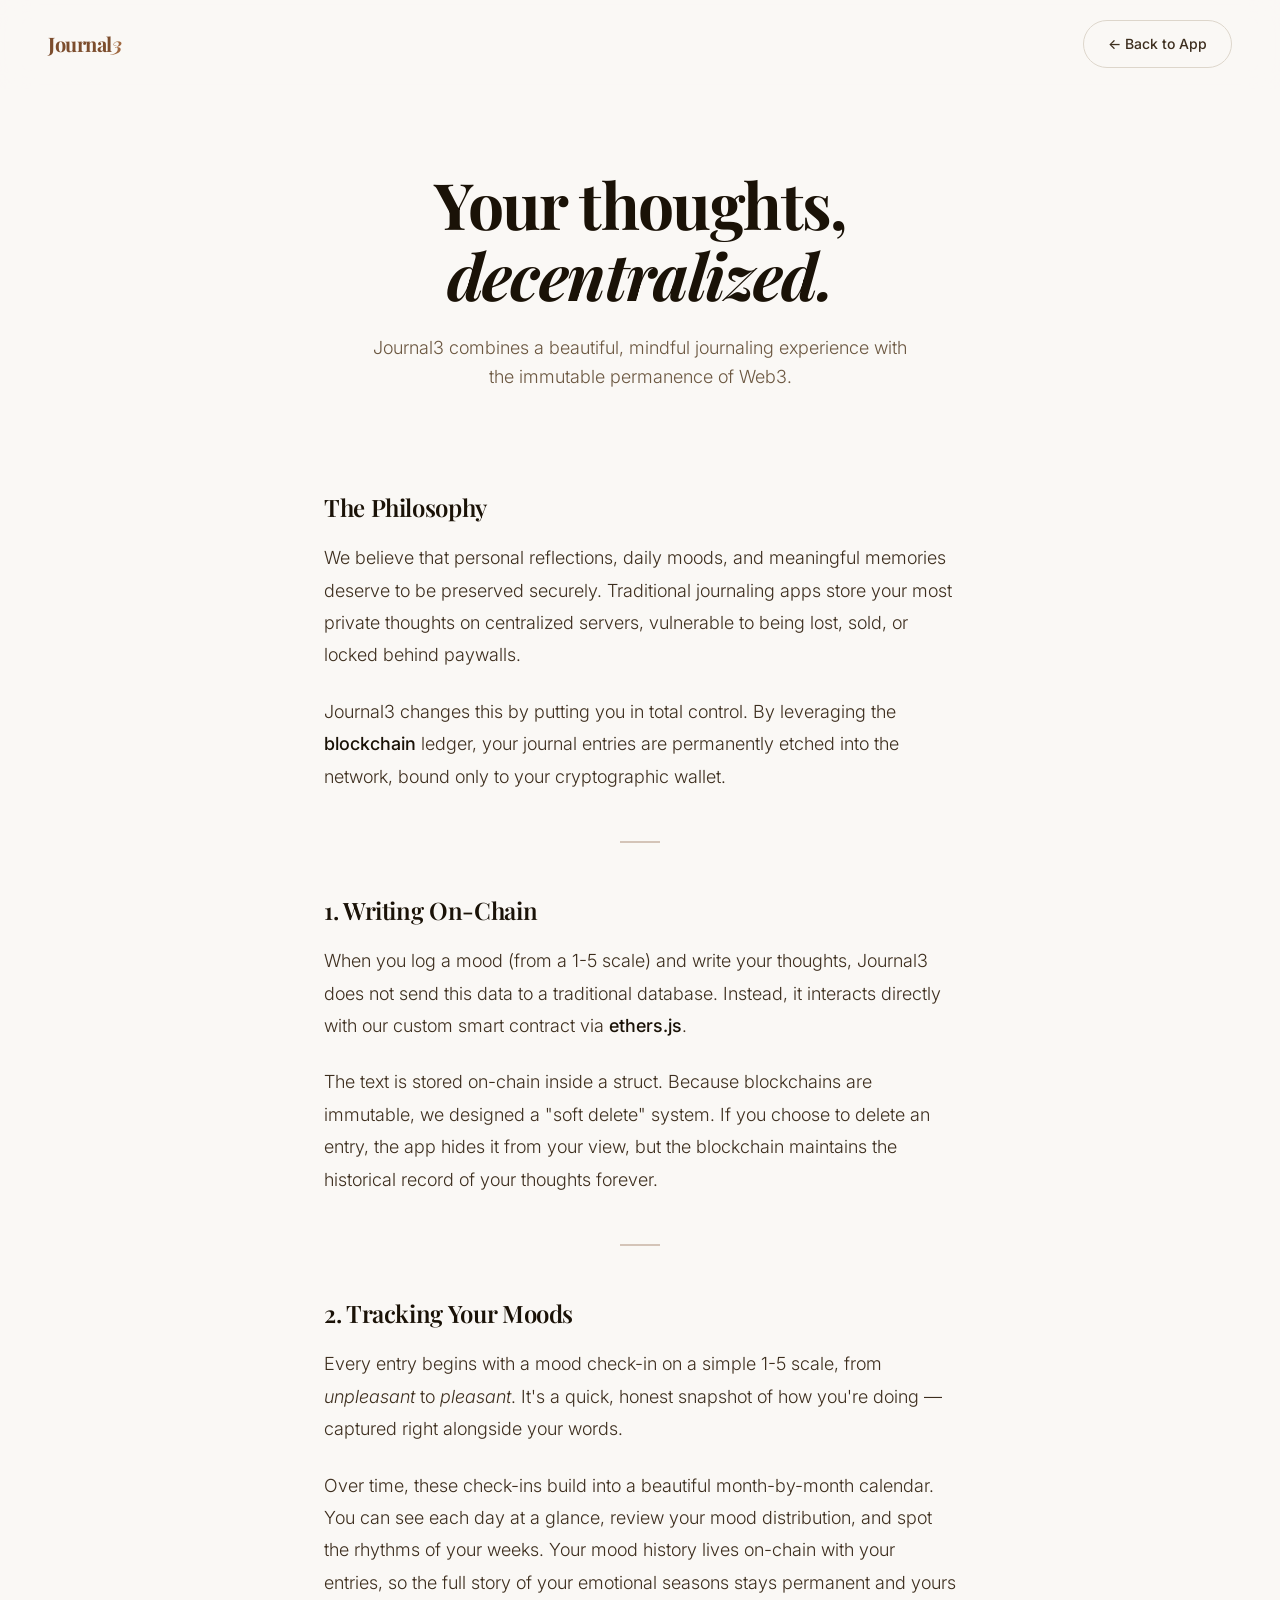
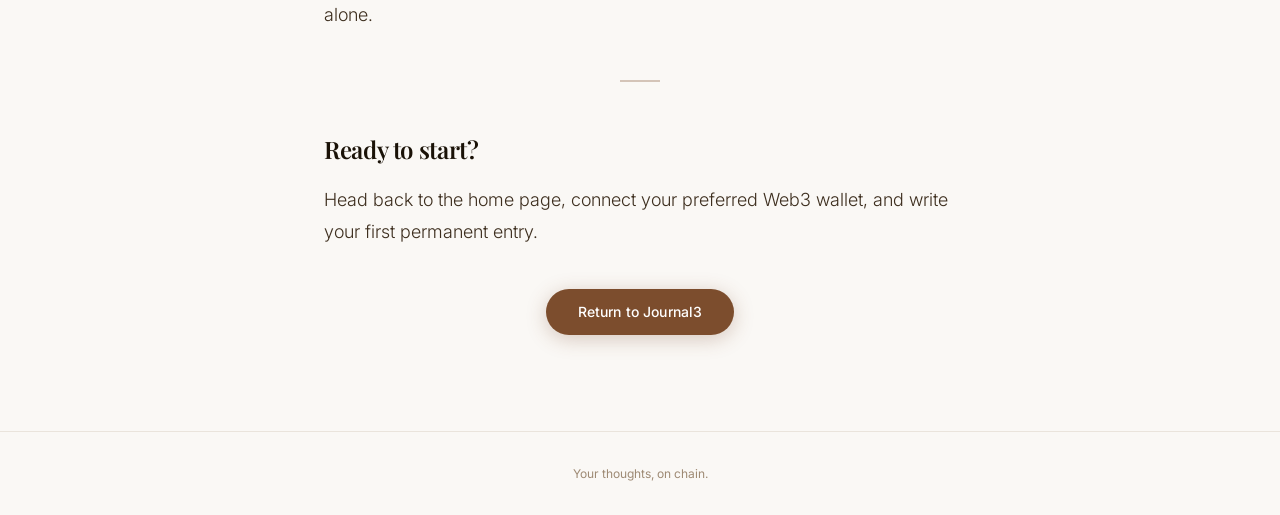
<file: how-it-works.html>
<!DOCTYPE html>
<html lang="en">
<head>
  <meta charset="UTF-8" />
  <meta name="viewport" content="width=device-width, initial-scale=1.0" />
  <title>How Journal3 Works</title>
  <meta name="description" content="Learn how Journal3 combines a beautiful journaling experience with Web3 permanence." />
  <meta name="theme-color" content="#FAF8F5" />
  <link rel="stylesheet" href="styles.css" />
</head>
<body class="article-page">

  <!-- Minimal Nav -->
  <nav class="landing-nav" role="navigation" aria-label="Site navigation">
    <a href="index.html" class="landing-logo" aria-label="Journal3 Home">Journal<em>3</em></a>
    <a class="btn-secondary" href="index.html">← Back to App</a>
  </nav>

  <!-- Article Header -->
  <header class="article-header">
    <h1>Your thoughts,<br><em>decentralized.</em></h1>
    <p>Journal3 combines a beautiful, mindful journaling experience with the immutable permanence of Web3.</p>
  </header>

  <!-- Article Content -->
  <main class="article-content">
    
    <h2>The Philosophy</h2>
    <p>We believe that personal reflections, daily moods, and meaningful memories deserve to be preserved securely. Traditional journaling apps store your most private thoughts on centralized servers, vulnerable to being lost, sold, or locked behind paywalls.</p>
    <p>Journal3 changes this by putting you in total control. By leveraging the <strong>blockchain</strong> ledger, your journal entries are permanently etched into the network, bound only to your cryptographic wallet.</p>

    <div class="article-divider"></div>

    <h2>1. Writing On-Chain</h2>
    <p>When you log a mood (from a 1-5 scale) and write your thoughts, Journal3 does not send this data to a traditional database. Instead, it interacts directly with our custom smart contract via <strong>ethers.js</strong>.</p>
    <p>The text is stored on-chain inside a struct. Because blockchains are immutable, we designed a "soft delete" system. If you choose to delete an entry, the app hides it from your view, but the blockchain maintains the historical record of your thoughts forever.</p>

    <div class="article-divider"></div>

    <h2>2. Tracking Your Moods</h2>
    <p>Every entry begins with a mood check-in on a simple 1-5 scale, from <em>unpleasant</em> to <em>pleasant</em>. It's a quick, honest snapshot of how you're doing — captured right alongside your words.</p>
    <p>Over time, these check-ins build into a beautiful month-by-month calendar. You can see each day at a glance, review your mood distribution, and spot the rhythms of your weeks. Your mood history lives on-chain with your entries, so the full story of your emotional seasons stays permanent and yours alone.</p>

    <div class="article-divider"></div>

    <h2>Ready to start?</h2>
    <p>Head back to the home page, connect your preferred Web3 wallet, and write your first permanent entry.</p>
    
    <div style="text-align: center; margin-top: 40px;">
      <a class="btn-primary" href="index.html">Return to Journal3</a>
    </div>

  </main>

  <footer class="landing-footer" style="margin-top: auto;">
    <p>Your thoughts, on chain.</p>
  </footer>

</body>
</html>
</file>
<file: styles.css>
/* ============================================================
   JOURNAL3 — Design System & Styles
   Anthropic-inspired, light mode, brown accent, glassmorphism
   Fonts: Playfair Display (serif) + Inter (sans) via Google Fonts
   ============================================================ */

@import url('https://fonts.googleapis.com/css2?family=Playfair+Display:ital,wght@0,400;0,500;0,600;0,700;1,400;1,500&family=Inter:wght@300;400;500;600&display=swap');

/* ─── CSS Custom Properties ───────────────────────────────── */
:root {
  /* Background / Surface */
  --bg:          #FAF8F5;
  --surface:     #F4F0EA;
  --surface-2:   #EAE4DC;
  --surface-3:   #DDD6CB;

  /* Ink / Text */
  --ink:         #1A1207;
  --ink-2:       #3D2E1E;
  --ink-3:       #6B5740;
  --ink-4:       #9E8A74;

  /* Brown Accent (replaces Anthropic orange) */
  --brown:       #7C4D2D;
  --brown-light: #A06840;
  --brown-dark:  #5C3620;
  --brown-xl:    #C5956A;
  --brown-glass: rgba(124,77,45,0.07);
  --brown-glass-hover: rgba(124,77,45,0.12);
  --brown-border:rgba(124,77,45,0.18);

  /* Semantic */
  --white:   #FFFFFF;
  --error:   #C0392B;
  --success: #27AE60;
  --info:    #2980B9;

  /* Mood (1=red → 5=green) */
  --mood-1: #E74C3C;
  --mood-2: #E67E22;
  --mood-3: #F1C40F;
  --mood-4: #82C91E;
  --mood-5: #27AE60;

  /* Typography */
  --font-serif: 'Playfair Display', Georgia, 'Times New Roman', serif;
  --font-sans:  'Inter', system-ui, -apple-system, BlinkMacSystemFont, sans-serif;

  /* Scale */
  --text-xs:   0.75rem;
  --text-sm:   0.875rem;
  --text-base: 1rem;
  --text-lg:   1.125rem;
  --text-xl:   1.25rem;
  --text-2xl:  1.5rem;
  --text-3xl:  1.875rem;
  --text-4xl:  2.25rem;
  --text-5xl:  3rem;

  /* Weights */
  --w-light:    300;
  --w-regular:  400;
  --w-medium:   500;
  --w-semibold: 600;
  --w-bold:     700;

  /* Spacing (4px base) */
  --sp-1:  0.25rem;
  --sp-2:  0.5rem;
  --sp-3:  0.75rem;
  --sp-4:  1rem;
  --sp-5:  1.25rem;
  --sp-6:  1.5rem;
  --sp-8:  2rem;
  --sp-10: 2.5rem;
  --sp-12: 3rem;
  --sp-16: 4rem;
  --sp-20: 5rem;
  --sp-24: 6rem;

  /* Radius */
  --r-sm:   6px;
  --r-md:   12px;
  --r-lg:   20px;
  --r-xl:   28px;
  --r-pill: 9999px;

  /* Shadows */
  --shadow-sm: 0 1px 3px rgba(26,18,7,0.08);
  --shadow-md: 0 4px 16px rgba(26,18,7,0.1);
  --shadow-lg: 0 12px 40px rgba(26,18,7,0.13);
  --shadow-xl: 0 24px 72px rgba(26,18,7,0.16);

  /* Transitions */
  --t-fast: 140ms ease;
  --t-base: 240ms ease;
  --t-slow: 400ms ease;
}

/* ─── Reset ───────────────────────────────────────────────── */
*, *::before, *::after { box-sizing: border-box; margin: 0; padding: 0; }

html {
  scroll-behavior: smooth;
  -webkit-font-smoothing: antialiased;
  -moz-osx-font-smoothing: grayscale;
  text-rendering: optimizeLegibility;
}

body {
  font-family: var(--font-sans);
  background: var(--bg);
  color: var(--ink);
  font-size: var(--text-base);
  line-height: 1.6;
  min-height: 100vh;
}

img     { max-width: 100%; display: block; }
button  { cursor: pointer; font-family: var(--font-sans); border: none; background: none; }
input, textarea, select { font-family: var(--font-sans); }
a       { color: var(--brown); text-decoration: none; }

/* ═══════════════════════════════════════════════════════════
   LANDING PAGE
═══════════════════════════════════════════════════════════ */

#landing {
  min-height: 100vh;
  display: flex;
  flex-direction: column;
}

/* ── Nav ── */
.landing-nav {
  display: flex;
  align-items: center;
  justify-content: space-between;
  padding: var(--sp-5) var(--sp-12);
  position: sticky;
  top: 0;
  z-index: 100;
  background: rgba(250,248,245,0.88);
  backdrop-filter: blur(16px) saturate(160%);
  -webkit-backdrop-filter: blur(16px) saturate(160%);
  border-bottom: 1px solid transparent;
  transition: border-color var(--t-base);
}

.landing-nav.scrolled { border-color: var(--surface-2); }

.landing-logo {
  font-family: var(--font-serif);
  font-size: var(--text-xl);
  font-weight: var(--w-bold);
  color: var(--brown);
  letter-spacing: -0.025em;
  user-select: none;
}

.landing-logo em {
  font-style: italic;
  color: var(--brown-light);
}

/* ── Hero ── */
.landing-hero {
  flex: 1;
  display: flex;
  flex-direction: column;
  align-items: center;
  justify-content: center;
  text-align: center;
  padding: var(--sp-24) var(--sp-8) var(--sp-16);
  position: relative;
  overflow: hidden;
}

.particles-canvas {
  position: absolute;
  top: 0;
  left: 0;
  width: 100%;
  height: 100%;
  pointer-events: none;
  z-index: 0;
}

.landing-hero > *:not(canvas) {
  position: relative;
  z-index: 10;
}

.hero-eyebrow {
  display: inline-flex;
  align-items: center;
  gap: var(--sp-2);
  font-size: var(--text-xs);
  font-weight: var(--w-semibold);
  letter-spacing: 0.08em;
  text-transform: uppercase;
  color: var(--brown);
  background: var(--brown-glass);
  border: 1px solid var(--brown-border);
  padding: var(--sp-2) var(--sp-4);
  border-radius: var(--r-pill);
  margin-bottom: var(--sp-8);
}

.hero-headline {
  font-family: var(--font-serif);
  font-size: clamp(2.75rem, 6.5vw, 5.5rem);
  font-weight: var(--w-bold);
  line-height: 1.04;
  letter-spacing: -0.035em;
  color: var(--ink);
  margin-bottom: var(--sp-6);
  max-width: 14ch;
}

.hero-headline em {
  font-style: italic;
  color: var(--brown);
}

.hero-body {
  font-size: clamp(1rem, 1.5vw, 1.15rem);
  font-weight: var(--w-light);
  color: var(--ink-3);
  max-width: 460px;
  line-height: 1.75;
  margin-bottom: var(--sp-10);
}

.hero-cta-group {
  display: flex;
  gap: var(--sp-3);
  align-items: center;
  flex-wrap: wrap;
  justify-content: center;
  margin-bottom: var(--sp-16);
}

/* ── Buttons ── */
.btn-primary {
  display: inline-flex;
  align-items: center;
  gap: var(--sp-2);
  background: var(--brown);
  color: var(--white);
  font-size: var(--text-sm);
  font-weight: var(--w-medium);
  padding: var(--sp-3) var(--sp-8);
  border-radius: var(--r-pill);
  transition: all var(--t-base);
  box-shadow: 0 4px 20px rgba(124,77,45,0.28);
  letter-spacing: 0.01em;
  cursor: pointer;
  border: none;
}

.btn-primary:hover {
  background: var(--brown-light);
  transform: translateY(-2px);
  box-shadow: 0 8px 28px rgba(124,77,45,0.38);
}

.btn-primary:active {
  transform: translateY(0);
  box-shadow: 0 2px 10px rgba(124,77,45,0.22);
}

.btn-secondary {
  display: inline-flex;
  align-items: center;
  gap: var(--sp-2);
  background: transparent;
  color: var(--ink-2);
  font-size: var(--text-sm);
  font-weight: var(--w-medium);
  padding: var(--sp-3) var(--sp-6);
  border-radius: var(--r-pill);
  border: 1.5px solid var(--surface-3);
  transition: all var(--t-fast);
  cursor: pointer;
}

.btn-secondary:hover {
  border-color: var(--brown-border);
  color: var(--brown);
  background: var(--brown-glass);
}

/* ── Hero reviews marquee ── */
.hero-reviews {
  width: 100%;
  max-width: 920px;
  margin: var(--sp-8) auto 0;
  display: flex;
  flex-direction: column;
  gap: var(--sp-4);
}

.marquee-row {
  overflow: hidden;
  -webkit-mask-image: linear-gradient(90deg, transparent, #000 12%, #000 88%, transparent);
  mask-image: linear-gradient(90deg, transparent, #000 12%, #000 88%, transparent);
}

.marquee-track {
  display: flex;
  gap: var(--sp-4);
  width: max-content;
  animation: marquee-scroll 28s linear infinite;
}

.marquee-row.reverse .marquee-track {
  animation-direction: reverse;
}

.marquee-row:hover .marquee-track {
  animation-play-state: paused;
}

@keyframes marquee-scroll {
  from { transform: translateX(0); }
  to   { transform: translateX(-50%); }
}

.review-card {
  width: 280px;
  flex-shrink: 0;
  background: var(--white);
  border: 1px solid var(--surface-2);
  border-radius: var(--r-lg);
  padding: var(--sp-4);
  box-shadow: var(--shadow-sm);
  transition: transform var(--t-fast), box-shadow var(--t-fast);
}

.review-card:hover {
  transform: translateY(-2px);
  box-shadow: var(--shadow-md, 0 8px 24px rgba(60, 45, 30, 0.08));
}

.review-head {
  display: flex;
  align-items: center;
  gap: var(--sp-2);
}

.review-avatar {
  border-radius: 50%;
  background: var(--surface-2);
}

.review-meta {
  display: flex;
  flex-direction: column;
}

.review-name {
  font-size: var(--text-sm);
  font-weight: var(--w-semibold);
  color: var(--ink);
  line-height: 1.2;
}

.review-user {
  font-size: 11px;
  color: var(--ink-3);
}

.review-body {
  margin-top: var(--sp-2);
  font-size: var(--text-sm);
  line-height: 1.5;
  color: var(--ink-2);
}

/* ── Article Layout (Anthropic Style) ── */
.article-page {
  background: var(--bg);
  min-height: 100vh;
  display: flex;
  flex-direction: column;
}

.article-header {
  padding: var(--sp-20) var(--sp-6) var(--sp-12);
  max-width: 720px;
  margin: 0 auto;
  text-align: center;
}

.article-header h1 {
  font-family: var(--font-serif);
  font-size: clamp(2.5rem, 5vw, 4rem);
  font-weight: var(--w-bold);
  color: var(--ink);
  letter-spacing: -0.025em;
  line-height: 1.1;
  margin-bottom: var(--sp-6);
}

.article-header p {
  font-size: var(--text-lg);
  color: var(--ink-3);
  font-weight: var(--w-light);
  max-width: 540px;
  margin: 0 auto;
}

.article-content {
  max-width: 680px;
  margin: 0 auto;
  padding: 0 var(--sp-6) var(--sp-24);
}

.article-content h2 {
  font-family: var(--font-serif);
  font-size: var(--text-2xl);
  font-weight: var(--w-semibold);
  color: var(--ink);
  margin-top: var(--sp-12);
  margin-bottom: var(--sp-4);
  letter-spacing: -0.015em;
}

.article-content p {
  font-size: 1.125rem;
  color: var(--ink-2);
  line-height: 1.8;
  margin-bottom: var(--sp-6);
  font-weight: 300;
}

.article-content strong {
  font-weight: var(--w-medium);
  color: var(--ink);
}

.article-divider {
  width: 40px;
  height: 2px;
  background: var(--brown);
  margin: var(--sp-12) auto;
  opacity: 0.3;
}

/* ── Landing footer ── */
.landing-footer {
  text-align: center;
  padding: var(--sp-8);
  color: var(--ink-4);
  font-size: var(--text-xs);
  border-top: 1px solid var(--surface-2);
}

/* ═══════════════════════════════════════════════════════════
   APP SHELL
═══════════════════════════════════════════════════════════ */

#app {
  display: none;
  min-height: 100vh;
}

#app.active { display: flex; }

/* ── Sidebar (brown glassmorphism pill) ── */
.app-sidebar {
  position: fixed;
  left: var(--sp-5);
  top: 50%;
  transform: translateY(-50%);
  z-index: 300;

  width: 62px;
  border-radius: var(--r-pill);
  padding: var(--sp-5) var(--sp-3);

  /* Brown liquid-glass effect */
  background: rgba(250,248,245,0.72);
  backdrop-filter: blur(28px) saturate(180%);
  -webkit-backdrop-filter: blur(28px) saturate(180%);
  border: 1px solid rgba(124,77,45,0.22);
  box-shadow:
    0 8px 40px rgba(124,77,45,0.14),
    inset 0 1px 0 rgba(255,255,255,0.7),
    inset 0 -1px 0 rgba(124,77,45,0.06);

  display: flex;
  flex-direction: column;
  align-items: center;
  gap: var(--sp-1);
}

.sidebar-logo {
  font-family: var(--font-serif);
  font-size: 0.6rem;
  font-weight: var(--w-bold);
  color: var(--brown);
  letter-spacing: -0.01em;
  text-align: center;
  margin-bottom: var(--sp-2);
  line-height: 1;
}

.sidebar-divider {
  width: 28px;
  height: 1px;
  background: var(--brown-border);
  margin: var(--sp-2) 0;
  flex-shrink: 0;
}

.sidebar-btn {
  width: 42px;
  height: 42px;
  border-radius: var(--r-pill);
  display: flex;
  align-items: center;
  justify-content: center;
  color: var(--ink-4);
  transition: all var(--t-fast);
  position: relative;
  cursor: pointer;
  background: transparent;
  border: none;
  flex-shrink: 0;
}

.sidebar-btn:hover {
  background: var(--brown-glass-hover);
  color: var(--brown);
}

.sidebar-btn.active {
  background: var(--brown);
  color: var(--white);
  box-shadow: 0 4px 14px rgba(124,77,45,0.38);
}

.sidebar-btn svg { width: 18px; height: 18px; flex-shrink: 0; }

/* Tooltip */
.sidebar-btn::after {
  content: attr(data-tip);
  position: absolute;
  left: calc(100% + 14px);
  top: 50%;
  transform: translateY(-50%);
  background: var(--ink);
  color: var(--white);
  font-size: 11px;
  font-weight: var(--w-medium);
  padding: 5px 10px;
  border-radius: var(--r-sm);
  white-space: nowrap;
  opacity: 0;
  pointer-events: none;
  transition: opacity var(--t-fast);
  z-index: 400;
}

.sidebar-btn:hover::after { opacity: 1; }

/* ── Main content ── */
.app-main {
  margin: 0 auto;
  padding: var(--sp-8) var(--sp-10);
  padding-left: 116px; /* Space for the fixed sidebar */
  max-width: 976px;    /* 860px content + 116px padding */
  width: 100%;
  min-height: 100vh;
}

/* ── Top bar ── */
.app-topbar {
  display: flex;
  align-items: center;
  justify-content: space-between;
  margin-bottom: var(--sp-8);
  flex-wrap: wrap;
  gap: var(--sp-3);
}

.app-greeting {
  font-family: var(--font-serif);
  font-size: var(--text-2xl);
  font-weight: var(--w-semibold);
  color: var(--ink);
  letter-spacing: -0.02em;
}

.app-greeting span { color: var(--brown); }

.topbar-right {
  display: flex;
  align-items: center;
  gap: var(--sp-3);
}

.network-badge {
  display: inline-flex;
  align-items: center;
  gap: 5px;
  font-size: var(--text-xs);
  font-weight: var(--w-semibold);
  padding: 4px 10px;
  border-radius: var(--r-pill);
  letter-spacing: 0.02em;
}

.network-badge.testnet {
  background: rgba(230,126,34,0.1);
  color: #c0680a;
  border: 1px solid rgba(230,126,34,0.25);
}

.network-badge.mainnet {
  background: rgba(39,174,96,0.1);
  color: #1a7a43;
  border: 1px solid rgba(39,174,96,0.25);
}

.wallet-chip {
  display: flex;
  align-items: center;
  gap: var(--sp-2);
  background: var(--surface);
  border: 1px solid var(--surface-2);
  border-radius: var(--r-pill);
  padding: var(--sp-2) var(--sp-4);
  font-size: var(--text-sm);
  color: var(--ink-2);
  font-weight: var(--w-medium);
}

.wallet-dot {
  width: 7px;
  height: 7px;
  border-radius: 50%;
  background: var(--success);
  box-shadow: 0 0 0 2px rgba(39,174,96,0.2);
  flex-shrink: 0;
}

/* ═══════════════════════════════════════════════════════════
   PANEL SYSTEM
═══════════════════════════════════════════════════════════ */

.panel { display: none; }

.panel.active {
  display: block;
  animation: fadeUp 0.28s ease both;
}

@keyframes fadeUp {
  from { opacity: 0; transform: translateY(10px); }
  to   { opacity: 1; transform: translateY(0); }
}

.panel-title {
  font-family: var(--font-serif);
  font-size: var(--text-3xl);
  font-weight: var(--w-bold);
  color: var(--ink);
  letter-spacing: -0.025em;
  margin-bottom: var(--sp-2);
}

.panel-subtitle {
  color: var(--ink-3);
  font-size: var(--text-base);
  margin-bottom: var(--sp-8);
  font-weight: var(--w-light);
}

/* ─── Today card ── */
.today-card {
  background: var(--white);
  border: 1px solid var(--surface-2);
  border-radius: var(--r-xl);
  padding: var(--sp-8);
  margin-bottom: var(--sp-8);
  position: relative;
  overflow: hidden;
  box-shadow: var(--shadow-sm);
}

.today-card::before {
  content: '';
  position: absolute;
  top: 0; left: 0; right: 0;
  height: 3px;
  background: linear-gradient(90deg, var(--brown), var(--brown-xl));
  border-radius: var(--r-xl) var(--r-xl) 0 0;
}

.today-date-label {
  font-size: var(--text-sm);
  font-weight: var(--w-semibold);
  color: var(--ink-3);
  margin-bottom: var(--sp-2);
  letter-spacing: 0.01em;
}

.today-no-entry {
  color: var(--ink-3);
  font-size: var(--text-base);
  margin-bottom: var(--sp-6);
  font-weight: var(--w-light);
}

/* ═══════════════════════════════════════════════════════════
   WRITE FORM
═══════════════════════════════════════════════════════════ */

.write-form { display: flex; flex-direction: column; gap: var(--sp-6); }

.form-group { display: flex; flex-direction: column; gap: var(--sp-2); }

.form-label {
  font-size: var(--text-sm);
  font-weight: var(--w-medium);
  color: var(--ink-2);
  letter-spacing: 0.01em;
}

.form-textarea {
  width: 100%;
  min-height: 180px;
  padding: var(--sp-4) var(--sp-5);
  background: var(--white);
  border: 1.5px solid var(--surface-2);
  border-radius: var(--r-md);
  font-size: var(--text-base);
  color: var(--ink);
  line-height: 1.75;
  resize: vertical;
  transition: border-color var(--t-fast), box-shadow var(--t-fast);
}

.form-textarea:focus {
  outline: none;
  border-color: var(--brown);
  box-shadow: 0 0 0 3px rgba(124,77,45,0.1);
}

.form-textarea::placeholder { color: var(--ink-4); }

/* ── Mood Selector ── */
.mood-selector {
  display: flex;
  align-items: center;
  gap: var(--sp-3);
}

.mood-end-label {
  font-size: var(--text-xs);
  color: var(--ink-4);
  white-space: nowrap;
  width: 72px;
  flex-shrink: 0;
}

.mood-end-label:last-child { text-align: right; }

.mood-steps {
  display: flex;
  gap: var(--sp-2);
  flex: 1;
  justify-content: center;
}

.mood-step {
  display: flex;
  flex-direction: column;
  align-items: center;
  gap: 4px;
  cursor: pointer;
}

.mood-btn {
  width: 50px;
  height: 50px;
  border-radius: 50%;
  border: 2.5px solid transparent;
  display: flex;
  align-items: center;
  justify-content: center;
  font-size: 1.5rem;
  transition: all var(--t-fast);
  background: var(--surface);
  cursor: pointer;
}

.mood-btn:hover { transform: scale(1.12); border-color: currentColor; }

.mood-btn.selected {
  transform: scale(1.18);
  border-color: currentColor;
  box-shadow: 0 4px 16px rgba(0,0,0,0.18);
}

.mood-btn-label {
  font-size: 10px;
  color: var(--ink-4);
  text-align: center;
  line-height: 1.2;
}

/* ── Photo Upload ── */
.photo-drop {
  border: 2px dashed var(--surface-3);
  border-radius: var(--r-md);
  padding: var(--sp-6) var(--sp-4);
  display: flex;
  flex-direction: column;
  align-items: center;
  gap: var(--sp-2);
  cursor: pointer;
  transition: all var(--t-fast);
  background: var(--surface);
  text-align: center;
}

.photo-drop:hover { border-color: var(--brown); background: var(--brown-glass); }
.photo-drop.has-file { border-style: solid; border-color: var(--brown); }

.photo-drop-icon { font-size: 1.75rem; opacity: 0.45; }

.photo-drop-text {
  font-size: var(--text-sm);
  color: var(--ink-3);
}

.photo-drop-hint {
  font-size: var(--text-xs);
  color: var(--ink-4);
  margin-top: 2px;
}

.photo-preview-img {
  width: 100%;
  max-height: 220px;
  object-fit: cover;
  border-radius: var(--r-md);
}

/* ── Blockchain note ── */
.chain-note {
  font-size: 11px;
  color: var(--ink-4);
  line-height: 1.55;
  display: flex;
  align-items: flex-start;
  gap: var(--sp-2);
}

.chain-note-icon { flex-shrink: 0; margin-top: 1px; }

/* ── Form Actions ── */
.form-actions {
  display: flex;
  align-items: center;
  gap: var(--sp-3);
  justify-content: flex-end;
}

/* Shared button styles (reuse across app) */
.btn-save {
  display: inline-flex;
  align-items: center;
  gap: var(--sp-2);
  background: var(--brown);
  color: var(--white);
  font-size: var(--text-sm);
  font-weight: var(--w-medium);
  padding: var(--sp-3) var(--sp-6);
  border-radius: var(--r-pill);
  transition: all var(--t-base);
  box-shadow: 0 2px 10px rgba(124,77,45,0.22);
  cursor: pointer;
  border: none;
}

.btn-save:hover {
  background: var(--brown-light);
  transform: translateY(-1px);
  box-shadow: 0 6px 20px rgba(124,77,45,0.3);
}

.btn-save:disabled {
  opacity: 0.55;
  cursor: not-allowed;
  transform: none;
  box-shadow: none;
}

.btn-ghost {
  display: inline-flex;
  align-items: center;
  gap: var(--sp-2);
  background: transparent;
  color: var(--ink-3);
  font-size: var(--text-sm);
  font-weight: var(--w-medium);
  padding: var(--sp-3) var(--sp-5);
  border-radius: var(--r-pill);
  border: none;
  cursor: pointer;
  transition: all var(--t-fast);
}

.btn-ghost:hover { background: var(--surface); color: var(--ink-2); }

.btn-danger {
  display: inline-flex;
  align-items: center;
  gap: var(--sp-2);
  background: transparent;
  color: var(--error);
  font-size: var(--text-sm);
  font-weight: var(--w-medium);
  padding: var(--sp-3) var(--sp-5);
  border-radius: var(--r-pill);
  border: 1.5px solid rgba(192,57,43,0.28);
  cursor: pointer;
  transition: all var(--t-fast);
}

.btn-danger:hover {
  background: rgba(192,57,43,0.06);
  border-color: var(--error);
}

/* ═══════════════════════════════════════════════════════════
   CALENDAR
═══════════════════════════════════════════════════════════ */

.cal-header {
  display: flex;
  align-items: center;
  justify-content: space-between;
  margin-bottom: var(--sp-5);
}

.cal-nav-btn {
  width: 36px;
  height: 36px;
  border-radius: 50%;
  display: flex;
  align-items: center;
  justify-content: center;
  background: var(--surface);
  border: 1px solid var(--surface-2);
  color: var(--ink-3);
  cursor: pointer;
  transition: all var(--t-fast);
}

.cal-nav-btn:hover { background: var(--brown-glass); color: var(--brown); border-color: var(--brown-border); }

.cal-month-label {
  font-family: var(--font-serif);
  font-size: var(--text-xl);
  font-weight: var(--w-semibold);
  color: var(--ink);
}

.cal-grid {
  display: grid;
  grid-template-columns: repeat(7, 1fr);
  gap: 4px;
}

.cal-weekday {
  text-align: center;
  font-size: 10px;
  font-weight: var(--w-semibold);
  color: var(--ink-4);
  padding: var(--sp-2) 0;
  letter-spacing: 0.06em;
  text-transform: uppercase;
}

.cal-day {
  height: 64px;
  aspect-ratio: auto;
  display: flex;
  flex-direction: column;
  align-items: center;
  justify-content: flex-start;
  padding-top: 5px;
  border-radius: var(--r-md);
  cursor: pointer;
  position: relative;
  transition: all var(--t-fast);
  overflow: hidden;
}

.cal-day:not(.cal-empty):hover { background: var(--surface); }

.cal-day.cal-today {
  background: var(--brown-glass);
  font-weight: var(--w-semibold);
  color: var(--brown);
}

.cal-day.cal-today:hover { background: var(--brown-glass-hover); }

.cal-day.cal-empty { cursor: default; }

.cal-day-num {
  font-size: 13px;
  line-height: 1;
  color: var(--ink-2);
}

.cal-today .cal-day-num { color: var(--brown); }

.cal-mood-dot {
  width: 5px;
  height: 5px;
  border-radius: 50%;
  margin-top: 3px;
}

.cal-day-snip {
  font-size: 9px;
  line-height: 1.25;
  color: var(--ink-3);
  width: 100%;
  padding: 3px 4px 0;
  display: -webkit-box;
  -webkit-line-clamp: 2;
  -webkit-box-orient: vertical;
  overflow: hidden;
  word-break: break-word;
}

/* ═══════════════════════════════════════════════════════════
   ALL ENTRIES VIEW
═══════════════════════════════════════════════════════════ */

.view-toggle {
  display: flex;
  background: var(--surface);
  border: 1px solid var(--surface-2);
  border-radius: var(--r-pill);
  padding: 3px;
  width: fit-content;
  margin-bottom: var(--sp-6);
}

.view-toggle-btn {
  display: flex;
  align-items: center;
  gap: var(--sp-2);
  font-size: var(--text-sm);
  font-weight: var(--w-medium);
  color: var(--ink-3);
  padding: 7px var(--sp-5);
  border-radius: var(--r-pill);
  border: none;
  cursor: pointer;
  transition: all var(--t-fast);
  background: transparent;
}

.view-toggle-btn.active {
  background: var(--white);
  color: var(--ink);
  box-shadow: var(--shadow-sm);
}

/* ── Entry Card ── */
.entry-card {
  background: var(--white);
  border: 1px solid var(--surface-2);
  border-radius: var(--r-xl);
  padding: var(--sp-6);
  margin-bottom: var(--sp-4);
  transition: all var(--t-base);
  position: relative;
}

.entry-card:hover {
  box-shadow: var(--shadow-md);
  border-color: var(--brown-border);
  transform: translateY(-2px);
}

.entry-card-head {
  display: flex;
  align-items: center;
  justify-content: space-between;
  margin-bottom: var(--sp-3);
  flex-wrap: wrap;
  gap: var(--sp-2);
}

.entry-card-date {
  font-size: var(--text-sm);
  color: var(--ink-3);
  font-weight: var(--w-medium);
}

.entry-card-badges {
  display: flex;
  align-items: center;
  gap: var(--sp-2);
}

.mood-chip {
  display: inline-flex;
  align-items: center;
  gap: 5px;
  font-size: var(--text-xs);
  font-weight: var(--w-semibold);
  padding: 3px 10px;
  border-radius: var(--r-pill);
  border: 1px solid;
}

.nft-badge {
  display: inline-flex;
  align-items: center;
  gap: 4px;
  font-size: var(--text-xs);
  font-weight: var(--w-semibold);
  color: #7B61FF;
  background: rgba(123,97,255,0.08);
  border: 1px solid rgba(123,97,255,0.22);
  padding: 3px 10px;
  border-radius: var(--r-pill);
}

.entry-thumb {
  width: 100%;
  max-height: 180px;
  object-fit: cover;
  border-radius: var(--r-md);
  margin-bottom: var(--sp-4);
}

.entry-excerpt {
  color: var(--ink-2);
  font-size: var(--text-sm);
  line-height: 1.7;
  margin-bottom: var(--sp-4);
  display: -webkit-box;
  -webkit-line-clamp: 3;
  -webkit-box-orient: vertical;
  overflow: hidden;
}

.entry-actions {
  display: flex;
  align-items: center;
  gap: var(--sp-2);
  flex-wrap: wrap;
}

.entry-action-btn {
  display: inline-flex;
  align-items: center;
  gap: 5px;
  font-size: var(--text-xs);
  font-weight: var(--w-medium);
  color: var(--ink-3);
  padding: 5px 12px;
  border-radius: var(--r-pill);
  border: 1px solid var(--surface-2);
  background: var(--surface);
  cursor: pointer;
  transition: all var(--t-fast);
}

.entry-action-btn:hover {
  color: var(--brown);
  border-color: var(--brown-border);
  background: var(--brown-glass);
}

.entry-action-btn.del:hover {
  color: var(--error);
  border-color: rgba(192,57,43,0.3);
  background: rgba(192,57,43,0.05);
}

/* ═══════════════════════════════════════════════════════════
   SETTINGS
═══════════════════════════════════════════════════════════ */

.settings-card {
  background: var(--surface);
  border: 1px solid var(--surface-2);
  border-radius: var(--r-xl);
  padding: var(--sp-6);
  margin-bottom: var(--sp-4);
}

.settings-card-title {
  font-size: var(--text-xs);
  font-weight: var(--w-semibold);
  color: var(--ink-3);
  letter-spacing: 0.07em;
  text-transform: uppercase;
  margin-bottom: var(--sp-4);
}

.settings-row {
  display: flex;
  align-items: center;
  justify-content: space-between;
  padding: var(--sp-3) 0;
  border-bottom: 1px solid var(--surface-2);
  gap: var(--sp-4);
  flex-wrap: wrap;
}

.settings-row:last-child { border-bottom: none; }

.settings-row-label {
  font-size: var(--text-sm);
  color: var(--ink-2);
  font-weight: var(--w-medium);
  flex-shrink: 0;
}

.settings-row-value {
  font-size: var(--text-sm);
  color: var(--ink-3);
}

.settings-input {
  padding: var(--sp-2) var(--sp-3);
  border: 1.5px solid var(--surface-3);
  border-radius: var(--r-sm);
  font-size: var(--text-sm);
  color: var(--ink);
  background: var(--white);
  transition: border-color var(--t-fast);
}

.settings-input:focus {
  outline: none;
  border-color: var(--brown);
}

.settings-row-right { display: flex; align-items: center; gap: var(--sp-2); }

.avatar-ring {
  width: 52px;
  height: 52px;
  border-radius: 50%;
  background: linear-gradient(135deg, var(--brown), var(--brown-xl));
  display: flex;
  align-items: center;
  justify-content: center;
  font-family: var(--font-serif);
  font-size: 1.1rem;
  font-weight: var(--w-bold);
  color: var(--white);
  cursor: pointer;
  border: 2px solid var(--surface-2);
  overflow: hidden;
  transition: border-color var(--t-fast);
  flex-shrink: 0;
}

.avatar-ring:hover { border-color: var(--brown); }
.avatar-ring img { width: 100%; height: 100%; object-fit: cover; }

/* ═══════════════════════════════════════════════════════════
   MODALS
═══════════════════════════════════════════════════════════ */

.modal-overlay {
  position: fixed;
  inset: 0;
  background: rgba(26,18,7,0.44);
  backdrop-filter: blur(6px);
  -webkit-backdrop-filter: blur(6px);
  z-index: 500;
  display: flex;
  align-items: center;
  justify-content: center;
  padding: var(--sp-4);
  opacity: 0;
  pointer-events: none;
  transition: opacity var(--t-base);
}

.modal-overlay.open { opacity: 1; pointer-events: all; }

.modal {
  background: var(--white);
  border-radius: var(--r-xl);
  padding: var(--sp-8);
  max-width: 540px;
  width: 100%;
  box-shadow: var(--shadow-xl);
  transform: scale(0.96) translateY(10px);
  transition: transform var(--t-base);
  max-height: 88vh;
  overflow-y: auto;
}

.modal-overlay.open .modal { transform: scale(1) translateY(0); }

.modal-title {
  font-family: var(--font-serif);
  font-size: var(--text-2xl);
  font-weight: var(--w-semibold);
  color: var(--ink);
  margin-bottom: var(--sp-2);
  letter-spacing: -0.02em;
}

.modal-subtitle {
  font-size: var(--text-sm);
  color: var(--ink-3);
  margin-bottom: var(--sp-6);
  line-height: 1.65;
}

.modal-actions {
  display: flex;
  gap: var(--sp-3);
  justify-content: flex-end;
  margin-top: var(--sp-6);
}

/* ═══════════════════════════════════════════════════════════
   TOASTS
═══════════════════════════════════════════════════════════ */

.toast-container {
  position: fixed;
  bottom: var(--sp-6);
  right: var(--sp-6);
  z-index: 600;
  display: flex;
  flex-direction: column;
  gap: var(--sp-2);
  pointer-events: none;
}

.toast {
  display: flex;
  align-items: flex-start;
  gap: var(--sp-3);
  background: var(--ink);
  color: var(--white);
  padding: var(--sp-3) var(--sp-5);
  border-radius: var(--r-lg);
  font-size: var(--text-sm);
  box-shadow: var(--shadow-lg);
  animation: toastSlideIn 0.3s ease both;
  max-width: 360px;
  pointer-events: all;
  line-height: 1.5;
}

.toast.success { background: #1B5E20; }
.toast.error   { background: #7f1d1d; }
.toast.info    { background: var(--brown-dark); }

@keyframes toastSlideIn {
  from { opacity: 0; transform: translateX(24px); }
  to   { opacity: 1; transform: translateX(0); }
}

/* ═══════════════════════════════════════════════════════════
   SPINNER / STATES
═══════════════════════════════════════════════════════════ */

.spinner {
  width: 18px;
  height: 18px;
  border: 2px solid rgba(255,255,255,0.3);
  border-top-color: currentColor;
  border-radius: 50%;
  animation: spin 0.7s linear infinite;
  flex-shrink: 0;
}

.spinner.brown {
  border-color: rgba(124,77,45,0.15);
  border-top-color: var(--brown);
}

@keyframes spin { to { transform: rotate(360deg); } }

.tx-bar {
  display: flex;
  align-items: center;
  gap: var(--sp-3);
  padding: var(--sp-4);
  background: var(--brown-glass);
  border: 1px solid var(--brown-border);
  border-radius: var(--r-md);
  font-size: var(--text-sm);
  color: var(--brown-dark);
  margin-top: var(--sp-4);
}

/* ── Empty state ── */
.empty-state {
  text-align: center;
  padding: var(--sp-16) var(--sp-8);
}

.empty-icon { font-size: 3rem; opacity: 0.35; margin-bottom: var(--sp-4); }

.empty-title {
  font-family: var(--font-serif);
  font-size: var(--text-xl);
  font-weight: var(--w-semibold);
  color: var(--ink-2);
  margin-bottom: var(--sp-2);
}

.empty-text {
  font-size: var(--text-sm);
  color: var(--ink-3);
  line-height: 1.65;
  max-width: 300px;
  margin: 0 auto var(--sp-6);
}

/* ─── Scrollbar ── */
::-webkit-scrollbar { width: 5px; }
::-webkit-scrollbar-track { background: transparent; }
::-webkit-scrollbar-thumb { background: rgba(124,77,45,0.2); border-radius: 99px; }

/* ─── Utility ── */
.hidden { display: none !important; }
.text-brown { color: var(--brown); }
.font-serif  { font-family: var(--font-serif); }
.mono { font-family: 'SF Mono', 'Fira Code', monospace; font-size: 0.9em; }

/* ═══════════════════════════════════════════════════════════
   DASHBOARD V2
═══════════════════════════════════════════════════════════ */
.dash-header {
  display: flex;
  justify-content: space-between;
  align-items: flex-start;
  margin-bottom: var(--sp-8);
}
.dash-greeting {
  font-family: var(--font-serif);
  font-size: var(--text-2xl);
  font-weight: var(--w-medium);
  color: var(--ink);
  letter-spacing: -0.01em;
  margin-bottom: 4px;
}
.dash-greeting span {
  font-style: italic;
  color: var(--brown);
  font-weight: var(--w-bold);
}
.dash-date {
  font-size: var(--text-sm);
  color: var(--ink-3);
  font-weight: var(--w-medium);
  letter-spacing: 0.02em;
}
.dash-settings-btn {
  font-size: 1.25rem;
  color: var(--ink-3);
  transition: color var(--t-fast);
}
.dash-settings-btn:hover { color: var(--ink); }

.dash-week {
  display: flex;
  justify-content: space-between;
  margin-bottom: var(--sp-12);
  padding: 0 var(--sp-2);
}
.dash-week-day {
  display: flex;
  flex-direction: column;
  align-items: center;
  gap: 4px;
}
.dash-week-name {
  font-size: 11px;
  color: var(--ink-4);
  text-transform: uppercase;
  font-weight: var(--w-medium);
}
.dash-week-num {
  font-size: 13px;
  color: var(--ink-2);
  font-weight: var(--w-medium);
  margin-bottom: 4px;
}
.dash-week-empty {
  width: 32px;
  height: 32px;
  border-radius: 50%;
  background: var(--surface-2);
}
.dash-week-mood {
  width: 32px;
  height: 32px;
  border-radius: 50%;
  display: flex;
  align-items: center;
  justify-content: center;
  color: var(--ink);
}
.dash-week-mood svg {
  width: 18px;
  height: 18px;
}

.dash-center-action {
  text-align: center;
  margin-bottom: var(--sp-12);
}
.dash-title {
  font-family: var(--font-serif);
  font-size: 2.2rem;
  font-weight: var(--w-bold);
  color: var(--ink);
  margin-bottom: var(--sp-6);
  letter-spacing: -0.02em;
}
.dash-checkin-btn {
  background: var(--ink-2);
  color: var(--white);
  font-size: var(--text-base);
  font-weight: var(--w-medium);
  padding: var(--sp-4) var(--sp-12);
  border-radius: var(--r-md);
  transition: transform var(--t-fast), background var(--t-fast);
}
.dash-checkin-btn:hover {
  transform: translateY(-2px);
  background: var(--ink);
}

.dash-for-you {
  margin-bottom: var(--sp-12);
}
.dash-for-you h3 {
  font-family: var(--font-serif);
  font-size: var(--text-2xl);
  font-weight: var(--w-semibold);
  color: var(--ink);
  margin-bottom: 2px;
}
.dash-for-you-sub {
  font-size: var(--text-sm);
  color: var(--ink-3);
  margin-bottom: var(--sp-4);
}
.dash-recommendations {
  display: flex;
  gap: var(--sp-4);
  overflow-x: auto;
  padding-bottom: var(--sp-4);
  scrollbar-width: none;
}
.dash-recommendations::-webkit-scrollbar {
  display: none;
}
.dash-rec-card {
  min-width: 140px;
  max-width: 140px;
  height: 160px;
  border-radius: var(--r-lg);
  padding: var(--sp-4);
  display: flex;
  flex-direction: column;
  justify-content: flex-end;
  position: relative;
  flex-shrink: 0;
  transition: transform var(--t-fast);
  cursor: pointer;
}
.dash-rec-card:hover {
  transform: translateY(-4px);
}
.dash-rec-icon {
  position: absolute;
  top: 16px;
  left: 16px;
  font-size: 2.5rem;
}
.dash-rec-card p {
  font-size: 13px;
  font-weight: var(--w-medium);
  color: var(--ink);
  line-height: 1.4;
}

.dash-whats-on-mind {
  margin-bottom: var(--sp-8);
}
.dash-write-btn {
  width: 100%;
  background: var(--ink-2);
  color: var(--white);
  font-size: var(--text-base);
  font-weight: var(--w-medium);
  padding: var(--sp-4);
  border-radius: var(--r-md);
  transition: transform var(--t-fast), background var(--t-fast);
}
.dash-write-btn:hover {
  background: var(--ink);
}

/* ═══════════════════════════════════════════════════════════
   RESPONSIVE
═══════════════════════════════════════════════════════════ */

@media (max-width: 768px) {
  /* Move sidebar to bottom */
  .app-sidebar {
    left: 50%;
    top: auto;
    bottom: var(--sp-4);
    transform: translateX(-50%);
    width: auto;
    flex-direction: row;
    padding: var(--sp-3) var(--sp-4);
    border-radius: var(--r-pill);
  }

  .sidebar-logo,
  .sidebar-divider { display: none; }

  .app-sidebar .sidebar-btn { margin: 0; }

  .sidebar-btn::after {
    left: 50%;
    transform: translateX(-50%);
    top: auto;
    bottom: calc(100% + 10px);
  }

  .app-main {
    margin-left: 0;
    padding: var(--sp-6) var(--sp-4);
    padding-bottom: 90px;
    max-width: 100%;
  }

  .landing-nav {
    padding: var(--sp-4) var(--sp-5);
  }

  .mood-btn { width: 42px; height: 42px; font-size: 1.25rem; }

  .hero-headline { max-width: 100%; }

  .modal { padding: var(--sp-6); }
}
</file>
